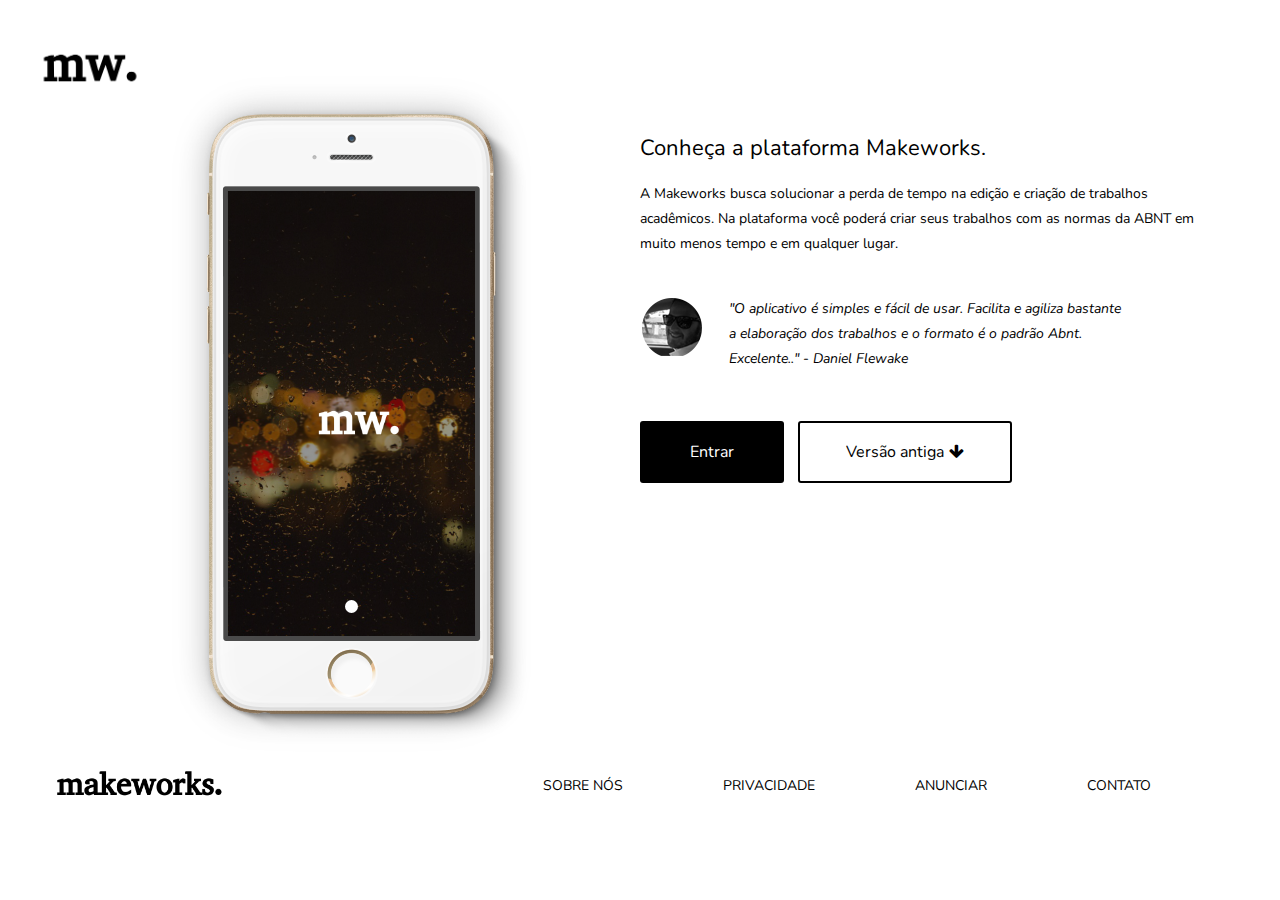
<file: index.html>
<!DOCTYPE html>
<!--[if lt IE 7]>      <html class="no-js lt-ie9 lt-ie8 lt-ie7"> <![endif]-->
<!--[if IE 7]>         <html class="no-js lt-ie9 lt-ie8"> <![endif]-->
<!--[if IE 8]>         <html class="no-js lt-ie9"> <![endif]-->
<!--[if gt IE 8]><!--> <html class="no-js"> <!--<![endif]-->
<html lang="en" class="no-js">
	<head>
		<meta charset="utf-8">
		<meta http-equiv="X-UA-Compatible" content="IE=edge">
		<meta name="viewport" content="width=device-width, initial-scale=1">
		<title>Makeworks - Formatação ABNT Online</title>
		<meta name="description" content="Faça trabalhos escolares com as normas da ABNT
sem problemas, simples e fácil." />
        <link rel="shortcut icon" href="img/favicon.png">
		<meta name="keywords" content="trabalhos escolares, escola, ABNT" />
		<script src="js/modernizr.custom.js"></script>
		<link href="css/bootstrap.min.css" rel="stylesheet">
		<link href="css/jquery.fancybox.css" rel="stylesheet">
		<link href="css/flickity.css" rel="stylesheet" >
		<link href="css/animate.css" rel="stylesheet">
		<link href="http://maxcdn.bootstrapcdn.com/font-awesome/4.2.0/css/font-awesome.min.css" rel="stylesheet">
		<link href='http://fonts.googleapis.com/css?family=Nunito:400,300,700' rel='stylesheet' type='text/css'>
		<link href="css/styles.css" rel="stylesheet">
		<link href="css/queries.css" rel="stylesheet">
		<meta property="og:title" content=""/>
		<meta property="og:image" content=""/>
		<meta property="og:url" content=""/>
		<meta property="og:site_name" content=""/>
		<meta property="og:description" content=""/>
		<meta name="twitter:title" content="" />
		<meta name="twitter:image" content="" />
		<meta name="twitter:url" content="" />
		<meta name="twitter:card" content="" />
	</head>
	<body>

		<header>

		<section class="showcase">
            <img src="img/oi.png" style="
    width: 120px;
    margin: 30px;
">
			<div class="showcase-wrap">

				<div class="container">
					<div class="row">
						<div class="col-md-6">
							<div class="device wp3">
								<div class="device-content">
									<div class="showcase-slider">
										<ul class="slides" id="showcaseSlider">
											<li>
												<img src="img/screen1.jpg" alt="Device Content Image">
											</li>
										</ul>
									</div>
								</div>
							</div>
						</div>
						<div class="col-md-6">
							<h1>Conheça a plataforma Makeworks.</h1>
							<p>A Makeworks busca solucionar a perda de tempo na edição e criação de trabalhos acadêmicos. Na plataforma você poderá criar seus trabalhos com as normas da ABNT em muito menos tempo e em qualquer lugar.</p>
							<blockquote class="team-quote">
								<div class="avatar"><img src="img/avatar.png" alt="User Avatar"></div>
								<p>"O aplicativo é simples e fácil de usar. Facilita e agiliza bastante a elaboração dos trabalhos e o formato é o padrão Abnt. Excelente.." - Daniel Flewake </p>
								<div class="logo-quote">

								</div>
							</blockquote>
                            <a href="capa/index.html" class="use-btn animated fadeInUp">Entrar</a> <a href="http://old.makeworks.hol.es" class="learn-btn animated fadeInUp">Versão antiga<i class="fa fa-arrow-down"></i></a> 
						</div>
					</div>
				</div>
			</div>
		</section>
		</header>




		<footer>
			<div class="container">
				<div class="row">
					<div class="col-md-5">
						<h1 class="footer-logo">
						<img src="img/logo.png" alt="Footer Logo Blue" style="
    width: 170px;
    height: 41px;
">
						</h1>

					</div>
					<div class="col-md-7">
						<ul class="footer-nav">
							<li><a href="/sobre">Sobre Nós</a></li>
                            <li><a href="/privacidade">Privacidade</a></li>
                            <li><a href="https://docs.google.com/forms/d/1vZoUOPJMHyoUOet7iRfuzkVMhs98cBsYd1xE48R3Qmg">Anunciar</a></li>
                            <li><a href="" data-toggle="modal" data-target="#myModal">Contato</a></li>




						</ul>
					</div>
				</div>
			</div>
		</footer>
		<div class="overlay overlay-boxify">
			<nav>
				<ul>
					<li><a href="#about"><i class="fa fa-heart"></i>Sobre Nós</a></li>
					<li><a href="#features"><i class="fa fa-flash"></i>Features</a></li>
				</ul>
				<ul>
					<li><a href="#screenshots"><i class="fa fa-desktop"></i>Screenshots</a></li>
					<li><a href="#download"><i class="fa fa-download"></i>Download</a></li>
				</ul>
			</nav>
		</div>
		<script src="js/min/toucheffects-min.js"></script>
		<script src="https://ajax.googleapis.com/ajax/libs/jquery/1.11.0/jquery.min.js"></script>
		<script src="js/flickity.pkgd.min.js"></script>
		<script src="js/jquery.fancybox.pack.js"></script>
		<script src="js/retina.js"></script>
		<script src="js/waypoints.min.js"></script>
		<script src="js/bootstrap.min.js"></script>
		<script src="js/min/scripts-min.js"></script>

        <div class="modal fade" id="myModal" tabindex="-1" role="dialog" aria-labelledby="myModalLabel" aria-hidden="true">
  <div class="modal-dialog">
    <div class="modal-content">
      <div class="modal-header">
        <button type="button" class="close" data-dismiss="modal" aria-hidden="true">&times;</button>
          <center><h4 class="modal-title" id="myModalLabel">Contato</h4></center>
      </div>
      <center><div class="modal-body">



<a id="foxyform_embed_link_125438" href="http://br.foxyform.com/">foxyform</a>
<script type="text/javascript">
(function(d, t){
   var g = d.createElement(t),
       s = d.getElementsByTagName(t)[0];
   g.src = "http://br.foxyform.com/js.php?id=125438&sec_hash=2b1c5233c1d&width=350px";
   s.parentNode.insertBefore(g, s);
}(document, "script"));
</script>



      </div></center>
        </div>
  </div>
</div>


	</body>
</html>
</file>
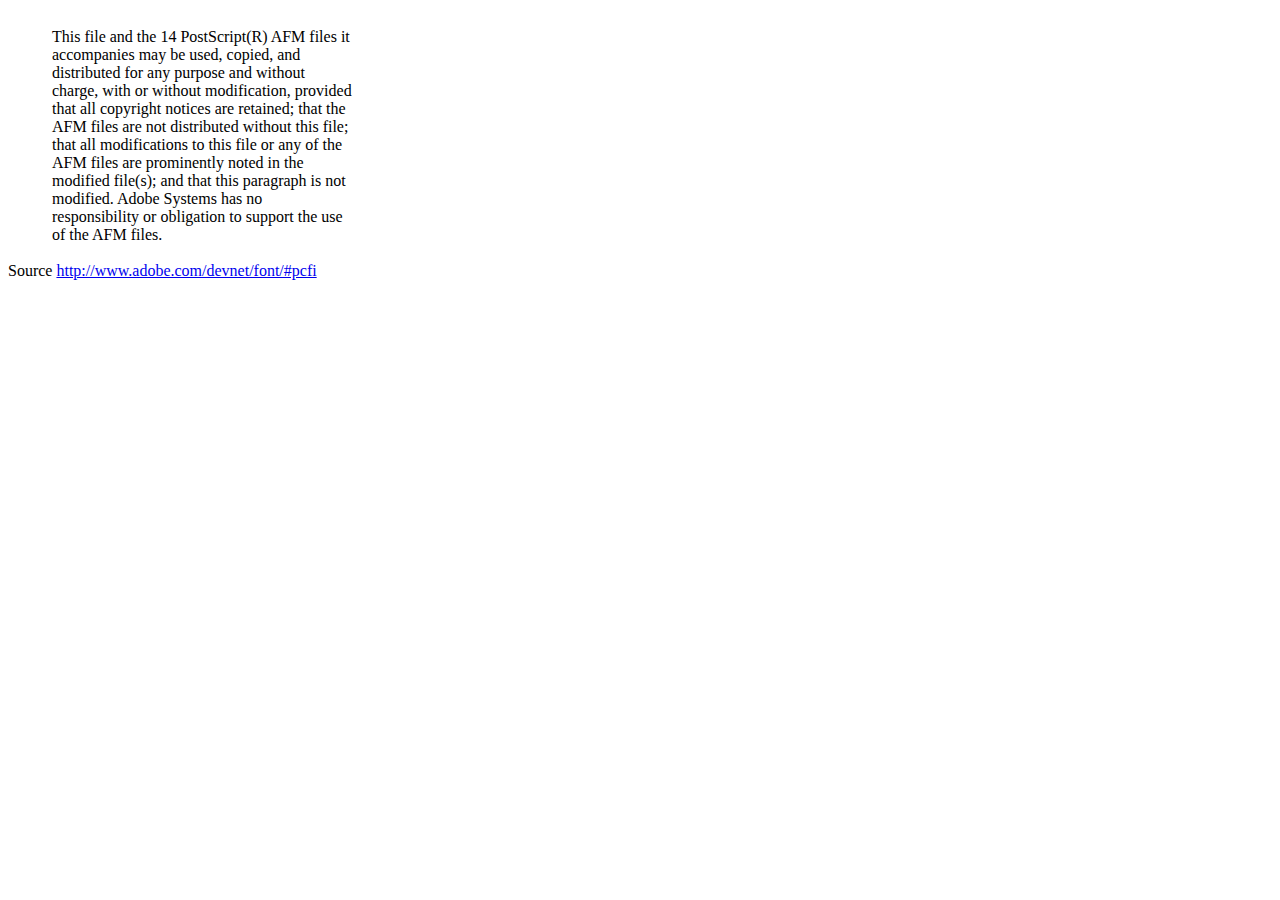
<file: bibliografia/q/dompdf2/lib/fonts/mustRead.html>
<html>
	<head>
		<meta http-equiv="content-type" content="text/html;charset=iso-8859-1">
		<meta name="generator" content="Adobe GoLive 4">
		<title>Core 14 AFM Files - ReadMe</title>
	</head>
	<body bgcolor="white">
		<font color="white">or</font>
		<table border="0" cellpadding="0" cellspacing="2">
			<tr>
				<td width="40"></td>
				<td width="300">This file and the 14 PostScript(R) AFM files it accompanies may be used, copied, and distributed for any purpose and without charge, with or without modification, provided that all copyright notices are retained; that the AFM files are not distributed without this file; that all modifications to this file or any of the AFM files are prominently noted in the modified file(s); and that this paragraph is not modified. Adobe Systems has no responsibility or obligation to support the use of the AFM files. <font color="white">Col</font></td>
			</tr>
		</table>
		<p>Source <a href="http://www.adobe.com/devnet/font/#pcfi">http://www.adobe.com/devnet/font/#pcfi</a></p>
</body>
</html>
</file>
<file: css/queries.css>
@media screen and (max-width:1200px){
	.device{left:20%;top:-36px;}
	footer li{margin-right:10%;}
	.feature-content{width:55%;}
}
@media screen and (max-width:991px){
	.feature-1,.feature-2{margin-bottom:50px;}
	.device{display:none;}
	.screenshots ul li{width:50%;}
	.screenshots-intro{padding:110px 0 100px 0;}
	.feature-content{width:80%;}
	.features-slider{height:100%}
}
@media screen and (max-width:680px){
	.feature-content{width:60%;}
}
@media screen and (max-width:640px){
	.use-btn{display:none;}
	footer li{display:block;text-align:left;padding:20px 0;border-bottom:dashed 1px #c7cacc;margin-right:0!important;float:none;}
	nav{margin-top:40px;}
	.overlay ul{margin-left:0px;}
	.overlay ul li a{padding:20px 0;min-width:120px;font-size:12px;}
}
@media screen and (max-width:465px){
	.hero h1{font-size:40px;margin:100px 0 45px 0}
	.screenshots ul li{width:100%;min-height:100%;float:none;}
	section.video i{font-size:30px;}
	section.video h1{font-size:15px;font-weight:400;}
	section.video{padding:40px;}
	.feature-content{width:100%;text-align:center;margin-top:20px;}
	.feature-icon{display:block;margin:0 auto;}
	blockquote p{width:60%;}
	.features-slider {padding: 11% 50px 10% 50px;}
}
</file>
<file: css/styles.css>
/* ! normalize.css v1.0.0 | MIT License | git.io/normalize */

/* ==========================================================================
HTML5 display definitions
========================================================================== */

/*
* Corrects `block` display not defined in IE 6/7/8/9 and Firefox 3.
*/

article, aside, details, figcaption, figure, footer, header, hgroup, nav, section, summary {
    display: block
}

/*
* Corrects `inline-block` display not defined in IE 6/7/8/9 and Firefox 3.
*/
audio, canvas, video {
    display: inline-block;
    *display: inline;
    *zoom: 1;
}

/*
* Prevents modern browsers from displaying `audio` without controls.
* Remove excess height in iOS 5 devices.
*/
audio:not([controls]) {
    display: none;
    height: 0;
}

/*
* Addresses styling for `hidden` attribute not present in IE 7/8/9, Firefox 3, * and Safari 4.
* Known issue:no IE 6 support.
*/
[hidden] {
    display: none
}

/* ==========================================================================
Base
========================================================================== */
/*
* 1. Corrects text resizing oddly in IE 6/7 when body `font-size` is set using
*    `em` units.
* 2. Prevents iOS text size adjust after orientation change, without disabling
*    user zoom.
*/

html {
    font-size: 100%; /* 1 */
    -webkit-text-size-adjust: 100%; /* 2 */
    -ms-text-size-adjust: 100%; /* 2 */
}

/*
* Addresses `font-family` inconsistency between `textarea` and other form
* elements.
*/
html, button, input, select, textarea {
    font-family: sans-serif;
    font-family: 'Nunito', sans-serif;
}
html, body {
    overflow-x: hidden;
    width: 100%;
}

/*
* Addresses margins handled incorrectly in IE 6/7.
*/
body {
    margin: 0;
    font-family: 'Nunito', sans-serif;
}

/*
* Font Smoothing
*/
html, html a {
    text-shadow: 1px 1px 1px rgba(0, 0, 0, 0.004);
    -webkit-font-smoothing: antialiased;
}

/* ==========================================================================
Links
========================================================================== */
/*
* Addresses `outline` inconsistency between Chrome and other browsers.
*/

a:focus {
    outline: thin dotted;
    text-decoration: none;
}

/*
* Improves readability when focused and also mouse hovered in all browsers.
*/
a:active, a:hover {
    outline: 0;
    text-decoration: none;
}

/* ==========================================================================
Typography
========================================================================== */
/*
* Addresses font sizes and margins set differently in IE 6/7.
* Addresses font sizes within `section` and `article` in Firefox 4+, Safari 5, * and Chrome.
*/

h1 {
    margin: 0.67em 0;
    font-size: 2em;
}
h2 {
    margin: 0.83em 0;
    font-size: 1.5em;
}
h3 {
    margin: 1em 0;
    font-size: 1.17em;
}
h4 {
    margin: 1.33em 0;
    font-size: 1em;
}
h5 {
    margin: 1.67em 0;
    font-size: 0.83em;
}
h6 {
    margin: 2.33em 0;
    font-size: 0.75em;
}

/*
* Addresses styling not present in IE 7/8/9, Safari 5, and Chrome.
*/
abbr[title] {
    border-bottom: 1px dotted
}

/*
* Addresses style set to `bolder` in Firefox 3+, Safari 4/5, and Chrome.
*/
b, strong {
    font-weight: bold
}
blockquote {
    margin: 0px
}

/*
* Addresses styling not present in Safari 5 and Chrome.
*/
dfn {
    font-style: italic
}

/*
* Addresses styling not present in IE 6/7/8/9.
*/
mark {
    background: #ff0;
    color: #000;
}

/*
* Addresses margins set differently in IE 6/7.
*/
p, pre {
    margin: 1em 0
}

/*
* Corrects font family set oddly in IE 6, Safari 4/5, and Chrome.
*/
code, kbd, pre, samp {
    font-size: 1em;
    font-family: monospace, serif;
    _font-family: 'courier new', monospace;
}

/*
* Improves readability of pre-formatted text in all browsers.
*/
pre {
    white-space: pre;
    white-space: pre-wrap;
    word-wrap: break-word;
}

/*
* Addresses CSS quotes not supported in IE 6/7.
*/
q {
    quotes: none
}

/*
* Addresses `quotes` property not supported in Safari 4.
*/
q:before, q:after {
    content: '';
    content: none;
}
small {
    font-size: 75%
}

/*
* Prevents `sub` and `sup` affecting `line-height` in all browsers.
*/
sub, sup {
    position: relative;
    vertical-align: baseline;
    font-size: 75%;
    line-height: 0;
}
sup {
    top: -0.5em
}
sub {
    bottom: -0.25em
}

/* ==========================================================================
Lists
========================================================================== */
/*
* Addresses margins set differently in IE 6/7.
*/

dl, menu, ol, ul {
    margin: 1em 0
}
dd {
    margin: 0 0 0 40px
}

/*
* Addresses paddings set differently in IE 6/7.
*/
menu, ol, ul {
    padding: 0
}

/*
* Corrects list images handled incorrectly in IE 7.
*/
nav ul, nav ol {
    list-style: none;
    list-style-image: none;
}

/* ==========================================================================
Embedded content
========================================================================== */
/*
* 1. Removes border when inside `a` element in IE 6/7/8/9 and Firefox 3.
* 2. Improves image quality when scaled in IE 7.
*/

img {
    border: 0; /* 1 */
    -ms-interpolation-mode: bicubic; /* 2 */
}

/*
* Corrects overflow displayed oddly in IE 9.
*/
svg:not(:root) {
    overflow: hidden
}

/* ==========================================================================
Figures
========================================================================== */
/*
* Addresses margin not present in IE 6/7/8/9, Safari 5, and Opera 11.
*/

figure {
    margin: 0
}

/* ==========================================================================
Forms
========================================================================== */
/*
* Corrects margin displayed oddly in IE 6/7.
*/

form {
    margin: 0
}

/*
* Define consistent border, margin, and padding.
*/
fieldset {
    margin: 0 2px;
    padding: 0.35em 0.625em 0.75em;
    border: 1px solid #c0c0c0;
}

/*
* 1. Corrects color not being inherited in IE 6/7/8/9.
* 2. Corrects text not wrapping in Firefox 3.
* 3. Corrects alignment displayed oddly in IE 6/7.
*/
legend {
    padding: 0;
    border: 0; /* 1 */
    white-space: normal; /* 2 */
    *margin-left: -7px; /* 3 */
}

/*
* 1. Corrects font size not being inherited in all browsers.
* 2. Addresses margins set differently in IE 6/7, Firefox 3+, Safari 5, *    and Chrome.
* 3. Improves appearance and consistency in all browsers.
*/
button, input, select, textarea {
    margin: 0; /* 2 */
    vertical-align: baseline; /* 3 */
    font-size: 100%; /* 1 */
    *vertical-align: middle; /* 3 */
}

/*
* Addresses Firefox 3+ setting `line-height` on `input` using ` !important` in
* the UA stylesheet.
*/
button, input {
    line-height: normal
}

/*
* 1. Avoid the WebKit bug in Android 4.0.* where (2) destroys native `audio`
*    and `video` controls.
* 2. Corrects inability to style clickable `input` types in iOS.
* 3. Improves usability and consistency of cursor style between image-type
*    `input` and others.
* 4. Removes inner spacing in IE 7 without affecting normal text inputs.
*    Known issue:inner spacing remains in IE 6.
*/
button, html input[type="button"], /* 1 */
input[type="reset"], input[type="submit"] {
    cursor: pointer; /* 3 */
    -webkit-appearance: button; /* 2 */
    *overflow: visible; /* 4 */
}

/*
* Re-set default cursor for disabled elements.
*/
button[disabled], input[disabled] {
    cursor: default
}

/*
* 1. Addresses box sizing set to content-box in IE 8/9.
* 2. Removes excess padding in IE 8/9.
* 3. Removes excess padding in IE 7.
*    Known issue:excess padding remains in IE 6.
*/
input[type="checkbox"], input[type="radio"] {
    box-sizing: border-box; /* 1 */
    padding: 0; /* 2 */
    *height: 13px; /* 3 */
    *width: 13px; /* 3 */
}

/*
* 1. Addresses `appearance` set to `searchfield` in Safari 5 and Chrome.
* 2. Addresses `box-sizing` set to `border-box` in Safari 5 and Chrome
*    (include `-moz` to future-proof).
*/
input[type="search"] {
    /* 2 */
    box-sizing: content-box;
    -webkit-appearance: textfield; /* 1 */
    nowhitespace: afterproperty;
}

/*
* Removes inner padding and search cancel button in Safari 5 and Chrome
* on OS X.
*/
input[type="search"]::-webkit-search-cancel-button, input[type="search"]::-webkit-search-decoration {
    -webkit-appearance: none
}

/*
* Removes inner padding and border in Firefox 3+.
*/
button::-moz-focus-inner, input::-moz-focus-inner {
    padding: 0;
    border: 0;
}

/*
* 1. Removes default vertical scrollbar in IE 6/7/8/9.
* 2. Improves readability and alignment in all browsers.
*/
textarea {
    overflow: auto; /* 1 */
    vertical-align: top; /* 2 */
}

/* ==========================================================================
Tables
========================================================================== */
/*
* Remove most spacing between table cells.
*/

table {
    border-spacing: 0;
    border-collapse: collapse;
}

/* ==========================================================================
Global Styles
========================================================================== */
.group:after {
    content: "";
    display: table;
    clear: both;
}
a {
    -webkit-transition-timing-function: ease-in-out;
    transition-timing-function: ease-in-out;
    -webkit-transition-duration: 300ms;
    transition-duration: 300ms;
    -webkit-transition-property: color, border-color, background-color;
    transition-property: color, border-color, background-color;
}
.nopadding {
    margin: 0 !important;
    padding: 0 !important;
}
p {
    font-size: 14px;
    line-height: 25px;
}
a {
    color: #73d0da
}
a:hover, a:focus {
    color: #909292;
    text-decoration: none;
}
.texture-overlay {
    position: absolute;
    top: 0px;
    left: 0px;
    width: 100%;
    height: 100%;
    background-image: url(../img/grid.png);
}

/* ==========================================================================
Buttons
========================================================================== */
.use-btn {
    display: inline-block;
    margin: 0 10px 10px 0;
    padding: 20px 50px;
    border-radius: 3px;
    background-color: #000;
    color: #fff;
    font-size: 16px;
}
.use-btn:hover, .use-btn:focus {
    background-color: #949494;
    color: #fff;
    text-decoration: none;
}
.learn-btn, .download-btn {
    display: inline-block;
    padding: 18px 46px;
    border: 2px solid #000;
    border-radius: 3px;
    color: #000;
    font-size: 16px;
}
.learn-btn:hover, .download-btn:hover, .learn-btn:focus, .download-btn:focus {
    border-color: #949494;
    color: #949494;
    text-decoration: none;
}
.read-more-btn {
    display: inline-block;
    color: #323a45;
    text-transform: uppercase;
    font-weight: 400;
}
.read-more-btn i, .download-btn i {
    margin-left: 5px
}
.showcase .download-btn {
    margin-top: 50px
}
.download .download-btn {
    margin-top: 25px
}

/* ==========================================================================
Navigation
========================================================================== */
.nav-toggle {
    position: absolute;
    top: 0;
    right: 15px;
    z-index: 999999;
    padding: 10px 35px 16px 0px;
    cursor: pointer;
}
.nav-toggle:focus {
    outline: none;
}
.nav-toggle span, .nav-toggle span:before, .nav-toggle span:after {
    content: '';
    position: absolute;
    display: block;
    width: 35px;
    height: 5px;
    border-radius: 1px;
    background: #fff;
    cursor: pointer;
}
.nav-toggle span:before {
    top: -10px
}
.nav-toggle span:after {
    bottom: -10px
}
.nav-toggle span, .nav-toggle span:before, .nav-toggle span:after {
    -webkit-transition: all 300ms ease-in-out;
    transition: all 300ms ease-in-out;
}
.nav-toggle.active span {
    background-color: transparent
}
.nav-toggle.active span:before, .nav-toggle.active span:after {
    top: 0
}
.nav-toggle.active span:before {
    -webkit-transform: rotate(45deg);
    -ms-transform: rotate(45deg);
    transform: rotate(45deg);
}
.nav-toggle.active span:after {
    top: 10px;
    -webkit-transform: translateY(-10px) rotate(-45deg);
    -ms-transform: translateY(-10px) rotate(-45deg);
    transform: translateY(-10px) rotate(-45deg);
}
.navicon {
    position: relative;
    height: 26px;
}
.navicon p {
    margin: 1px 50px 0 0
}
.navicon-fixed {
    position: fixed;
    top: 59px;
    right: 143px;
}

/* ==========================================================================
Hero
========================================================================== */
.hero {
    position: relative;
    padding: 60px 0 60px 0;
    min-height: 800px;
    background: rgb(40, 70, 102) url('../img/hero-01.jpg') no-repeat center center;
    background-size: cover;
    color: #fff;
}
.hero h1 {
    margin: 200px 0 45px 0;
    font-weight: 300;
    font-size: 45px;
}
.hero h1 span {
    display: inline-block;
    color: #a1a9b0;
}
#home {
    width: 100%;
    height: 100%;
}
.hero {
    width: 100%;
    height: 100%;
}
header i {
    margin-left: 5px
}

/* ==========================================================================
Video
========================================================================== */
section.video i {
    margin-right: 10px;
    color: #323a45;
    vertical-align: middle;
    font-size: 50px;
    -webkit-transition: color 300ms ease-in-out;
    transition: color 300ms ease-in-out;
}
section.video h1 {
    font-weight: 400;
    font-size: 20px;
}
section.video {
    padding: 60px 0;
    background-color: #f6f7f9;
}
section.video a {
    color: #323a45
}
section.video a:hover, section.video a:focus {
    color: #73d0da;
    text-decoration: none;
}
section.video a:hover i, section.video a:focus i {
    color: #73d0da
}

/* ==========================================================================
Custom Slider Controls (Flickity)
========================================================================== */
.flickity-page-dots .dot {
    width: 13px;
    height: 13px;
    opacity: 1;
    background: transparent;
    border: 2px solid white;
    -webkit-transition: background 0.3s;
    transition: background 0.3s;
}
.flickity-page-dots .dot.is-selected {
    background: white;
}

/* ==========================================================================
Features Slider
========================================================================== */
.features-bg {
    position: relative;
    min-height: 400px;
    background: url('../img/features-intro-01.jpg') no-repeat center center;
    background-size: cover;
}
.features-img {
    width: 100%;
    height: 400px;
    text-align: center;
    line-height: 400px;
}
.features-slider {
    position: relative;
    padding: 11% 100px 10% 100px;
    height: 400px;
    background-color: #3F6184;
}
.features-slider ul {
    margin: 0;
    padding: 0;
    list-style: none;
}
.features-slider ul li {
    width: 100%;
}
.features-slider li h1 {
    margin-bottom: 15px;
    color: #fff;
    font-weight: 400;
    font-size: 22px;
}
.features-slider li p {
    color: #fff;
    font-size: 14px;
}
.features-intro-img {
    position: relative
}
.slides li h1 {
    margin: 0;
    padding: 0;
}
.features-slider .flickity-page-dots {
    text-align: left;
    margin-top: 50px;
    position: static;
}
.features-slider .flickity-page-dots .dot {
    margin: 0 12px 0 0;
}

/* ==========================================================================
Features List
========================================================================== */
.features-list {
    padding: 130px 0
}
.features-list h1 {
    margin: 0 0 10px 0;
    padding: 0;
    color: #24374b;
    font-size: 20px;
}
.features-list p {
    margin-bottom: 20px;
    color: #778899;
}
.feature-content {
    display: inline-block;
    margin-left: 0;
    width: 65%;
}
.feature-icon {
    display: inline-block;
    margin-right: 25px;
    width: 90px;
    height: 90px;
    border: solid 2px #4e9ba3;
    border-radius: 50%;
    vertical-align: top;
    text-align: center;
    font-size: 25px;
    line-height: 90px;
}
.feature-icon i {
    color: #4e9ba3
}

/* ==========================================================================
Blockquote
========================================================================== */
blockquote {
    margin: 40px 0 0;
    padding: 0;
    border: none;
}
blockquote p {
    display: inline-block;
    margin: 0;
    padding: 0;
    width: 70%;
    vertical-align: top;
    font-style: italic;
}
blockquote .avatar {
    display: inline-block;
    margin-right: 20px;
    width: 64px;
    height: 64px;
    vertical-align: middle;
}
blockquote .logo-quote {
    display: inline-block;
    margin: 0 0 0 90px;
}

/* ==========================================================================
Showcase
========================================================================== */
.showcase {
    background: url('#') no-repeat center center fixed;
    background-size: cover;
}
.showcase h1 {
    margin: 0 0 20px 0;
    color: #000;
    font-weight: 400;
    font-size: 22px;
}
.showcase p {
    margin-bottom: 25px;
    color: #000;
}
.device {
    position: absolute;
    top: -60px;
    left: 20%;
    min-height: 676px;
    width: 359px;
    background: url('../img/iphone-skeleton.png') no-repeat center center;
}
.device-content {
    position: absolute;
    top: 115px;
    left: 56px;
    width: 247px;
    height: 445px;
    background: rgba(0, 0, 0, 0.3);
}
.device-content img {
    width: 247px;
    height: 445px;
}
.showcase-wrap {
    position: relative;
    padding: 0px 0;
    min-height: 600px;
}
.showcase-slider ul {
    margin: 0;
    padding: 0;
    list-style: none;
}
.showcase-slider .flickity-page-dots {
    bottom: 20px;
}

/* ==========================================================================
Screenshots Intro
========================================================================== */
.screenshots-intro {
    padding: 170px 0 100px 0;
    background-color: #f6f7f9;
}
.screenshots-intro h1 {
    margin-bottom: 20px;
    color: #24374b;
    font-weight: 400;
    font-size: 22px;
}
.screenshots-intro p {
    margin-bottom: 25px;
    color: #778899;
}

/* ==========================================================================
Screenshots
========================================================================== */
.screenshots ul {
    margin: 0;
    padding: 0;
    width: 100%;
}
.screenshots ul li {
    float: left;
    min-height: 100%;
    width: 25%;
    background-color: #000;
    list-style: none;
}
.screenshots figure {
    position: relative;
    overflow: hidden;
}
.screenshots figure img {
    width: 100%;
    height: 100%;
    -webkit-transition: all 300ms ease-in-out;
    transition: all 300ms ease-in-out;
}
.screenshots figure:hover img, .screenshots figure:focus img {
    -webkit-transform: scale(1.1);
    -ms-transform: scale(1.1);
    transform: scale(1.1);
}
.screenshots figcaption {
    position: absolute;
    top: 0;
    left: 0;
    padding: 25% 0;
    width: 100%;
    height: 100%;
    background-color: rgba(63, 97, 132, 0.85);
    text-align: center;
    font-size: 15px;
    opacity: 0;
    -webkit-transition: all 300ms ease-in-out;
    transition: all 300ms ease-in-out;
}
.screenshots figcaption a {
    color: #fff
}
.screenshots figcaption a:hover, .screenshots figcaption a:focus {
    color: #73d0da
}
.screenshots figure:hover figcaption, .screenshots figure:focus figcaption {
    opacity: 1
}
.visible {
    opacity: 1
}
.screenshots figure.cs-hover figcaption {
    opacity: 1
}
.screenshots figcaption i {
    font-size: 35px
}
.screenshots figcaption p {
    margin-bottom: 0;
    text-transform: uppercase;
    font-weight: 400;
}
.screenshots figcaption .caption-content {
    position: absolute;
    top: 50%;
    left: 50%;
    margin-top: -40px;
    margin-left: -100px;
    width: 200px;
    -webkit-transform: translate(0px, 15px);
    -ms-transform: translate(0px, 15px);
    transform: translate(0px, 15px);
    -webkit-transition: all 300ms ease-in-out;
    transition: all 300ms ease-in-out;
}
.screenshots figure:hover figcaption .caption-content, .screenshots figure:focus figcaption .caption-content {
    -webkit-transform: translate(0px, 0px);
    -ms-transform: translate(0px, 0px);
    transform: translate(0px, 0px);
}

/* ==========================================================================
Download Now
========================================================================== */
.download {
    padding: 120px 0;
    background-color: #3f6184;
}
.download h1 {
    margin: 0 0 15px 0;
    color: #fff;
    font-weight: 400;
    font-size: 40px;
}

/* ==========================================================================
Footer
========================================================================== */
footer {
    padding: 10px 0
}
footer p {
    color: #616161;
    font-size: 12px;
    padding: initial;
    margin: auto;
}
footer ul {
    margin-top: 30px
}
footer li {
    float: left;
    margin-right: 15%;
    list-style: none;
    text-transform: uppercase;
    font-weight: 400;
}
footer li a {
    color: #000;
}
footer li:last-child {
    margin-right: 0
}

/* ==========================================================================
Nav Overlay
========================================================================== */
/* Overlay style */

.overlay {
    position: fixed;
    top: 0;
    left: 0;
    width: 100%;
    height: 100%;
    background: rgba(52, 82, 113, 0.95);
}

/* Menu style */
.overlay nav {
    position: relative;
    top: 50%;
    height: 60%;
    text-align: center;
    font-size: 54px;
    -webkit-transform: translateY(-50%);
    -ms-transform: translateY(-50%);
    transform: translateY(-50%);
}
.overlay ul {
    position: relative;
    display: inline-block;
    margin: 0 auto;
    padding: 0;
    list-style: none;
}
.overlay ul li {
    display: block;
    float: left;
    margin-right: 20px;
}
.overlay ul li:last-child {
    margin-right: 0px
}
.overlay ul li i {
    display: block;
    margin-bottom: 10px;
    font-size: 40px;
}
.overlay ul li a {
    display: block;
    padding: 50px 0;
    min-width: 190px;
    border: 2px solid #fff;
    border-radius: 3px;
    background-color: #345271;
    color: #fff;
    text-transform: uppercase;
    font-weight: 400;
    font-size: 15px;
    -webkit-transition: all 300ms ease-in-out;
    transition: all 300ms ease-in-out;
}
.overlay ul li a:hover, .overlay ul li a:focus {
    border-color: #73d0da;
    color: #73d0da;
}

/* Effects */
.overlay-boxify {
    visibility: hidden;
    opacity: 0;
    -webkit-transition: opacity 0.5s, visibility 0s 0.5s;
    transition: opacity 0.5s, visibility 0s 0.5s;
}
.overlay-boxify.open {
    visibility: visible;
    opacity: 1;
    -webkit-transition: opacity 0.5s;
    transition: opacity 0.5s;
}
.overlay-boxify nav ul li {
    opacity: 0;
    -webkit-transform: translate3d(0, -80px, 0);
    transform: translate3d(0, -80px, 0);
    -webkit-transition: -webkit-transform 0.5s, opacity 0.5s;
    transition: transform 0.5s, opacity 0.5s;
}
.overlay-boxify.open nav ul:first-child li:first-child {
    -webkit-transition-delay: 0.05s;
    transition-delay: 0.05s;
}
.overlay-boxify.open nav ul:first-child li:nth-child(2) {
    -webkit-transition-delay: 0.1s;
    transition-delay: 0.1s;
}
.overlay-boxify.open nav ul:nth-child(2) li:first-child {
    -webkit-transition-delay: 0.15s;
    transition-delay: 0.15s;
}
.overlay-boxify.open nav ul:nth-child(2) li:nth-child(2) {
    -webkit-transition-delay: 0.2s;
    transition-delay: 0.2s;
}
.overlay-boxify.open nav ul li {
    opacity: 1;
    -webkit-transform: translate3d(0, 0, 0);
    transform: translate3d(0, 0, 0);
}

/* ==========================================================================
Waypoints
========================================================================== */
.wp1, .wp2, .wp3, .wp4, .wp5, .wp6 {
    visibility: hidden
}
.bounceInLeft, .bounceInRight, .fadeInUp, .fadeInUpDelay, .fadeInDown, .fadeInUpD, .fadeInLeft, .fadeInRight, .bounceInDown {
    visibility: visible
}
.delay-05s {
    -webkit-animation-delay: 0.5s;
    animation-delay: 0.5s;
}
.delay-1s {
    -webkit-animation-delay: 1s;
    animation-delay: 1s;
}
</file>
